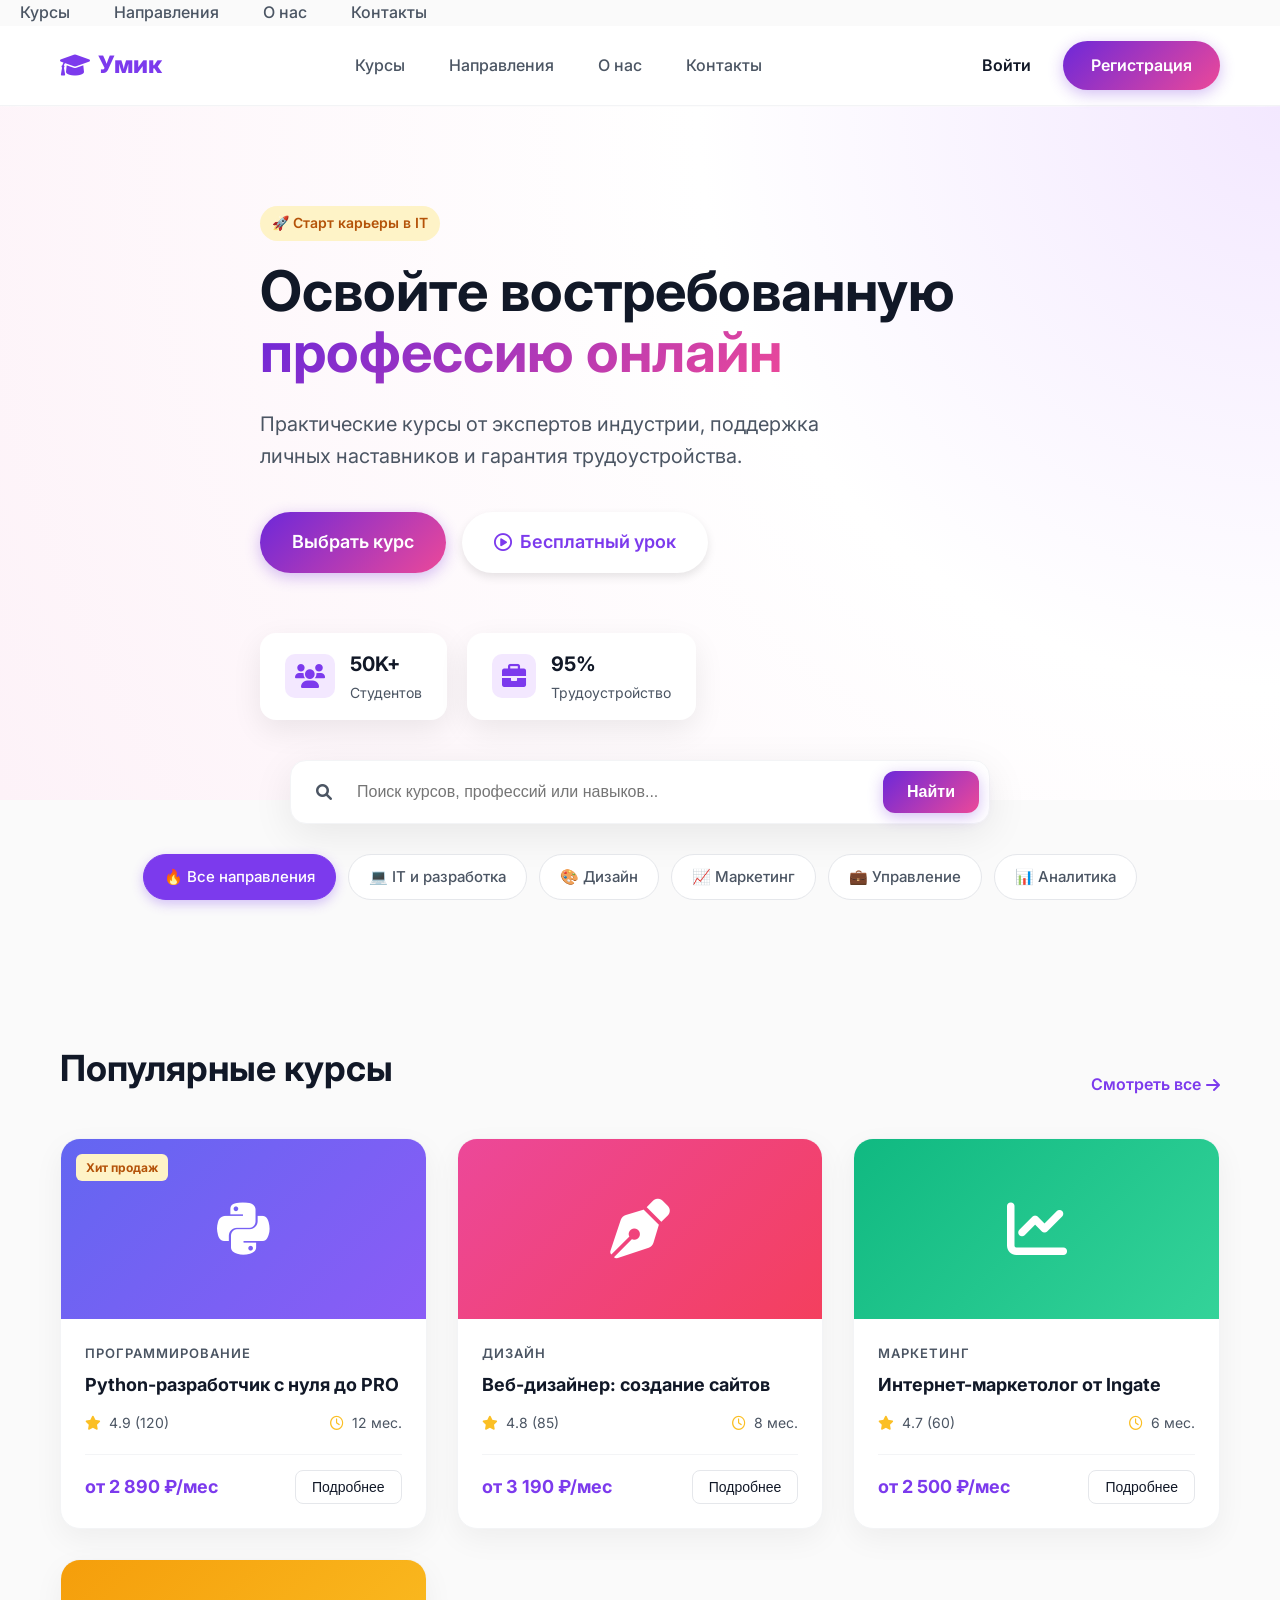
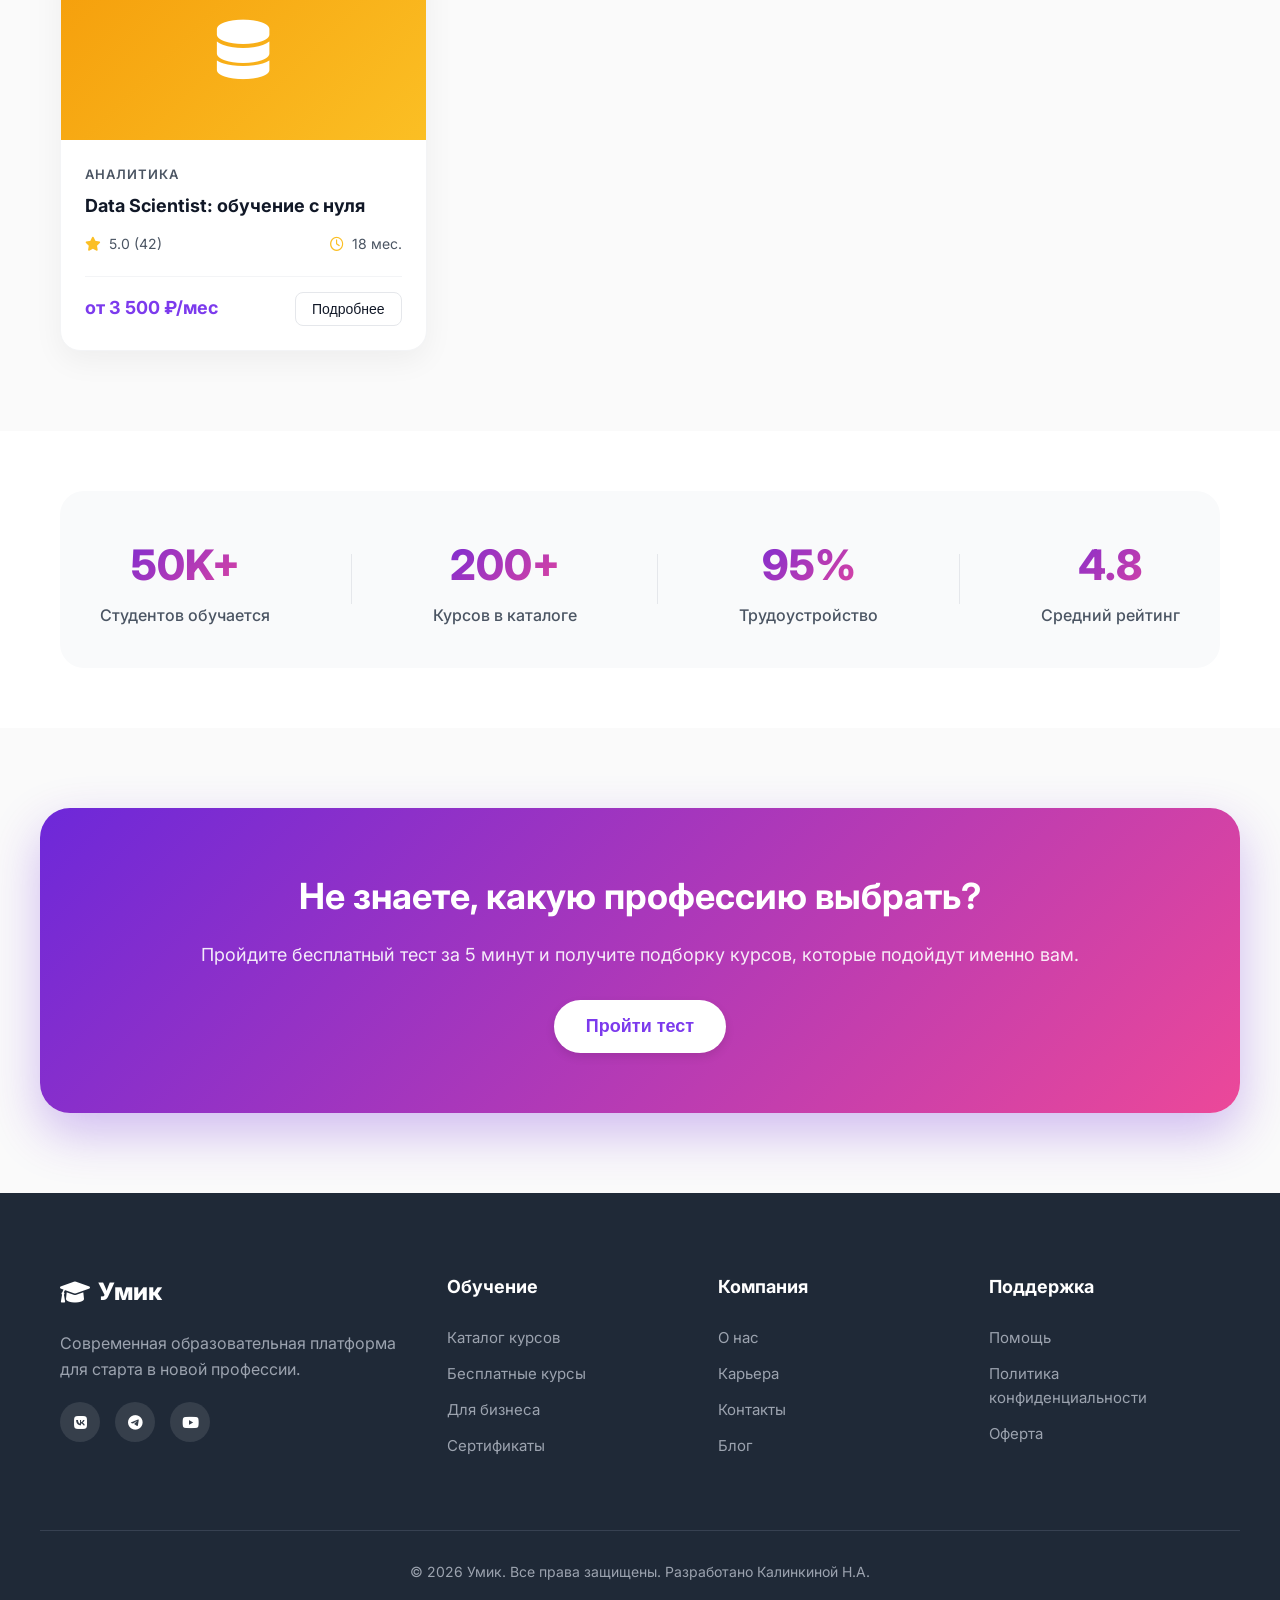
<file: index.html>
<!DOCTYPE html>
<html lang="ru">
<head>
    <meta charset="UTF-8">
    <meta name="viewport" content="width=device-width, initial-scale=1.0">
    <title>Умик — Образовательная платформа</title>
    <link rel="stylesheet" href="index.css" >
    <nav class="nav">
    
    <a href="catalog.html">Курсы</a> 
    
    <a href="index.html#categories">Направления</a> 
    
    <a href="about.html">О нас</a> 
    
    <a href="contacts.html">Контакты</a> 
</nav>
    <link href="https://fonts.googleapis.com/css2?family=Inter:wght@400;500;600;700;800&display=swap" rel="stylesheet">
    <link rel="stylesheet" href="https://cdnjs.cloudflare.com/ajax/libs/font-awesome/6.0.0/css/all.min.css">
</head>
<body>

    <!-- Шапка сайта -->
    <header class="header">
        <div class="container header-container">
            <div class="logo">
                <i class="fa-solid fa-graduation-cap"></i> Умик
            </div>
            <nav class="nav">
                <a href="#courses">Курсы</a>
                <a href="#categories">Направления</a>
                <a href="#about">О нас</a>
                <a href="#contacts">Контакты</a>
            </nav>
            <div class="header-buttons">
                <a href="#" class="btn btn-text">Войти</a>
                <a href="#" class="btn btn-primary">Регистрация</a>
            </div>
        </div>
    </header>

    <!-- Главный экран (Hero) с градиентом -->
    <section class="hero">
        <div class="container hero-content">
            <span class="badge">🚀 Старт карьеры в IT</span>
            <h1>Освойте востребованную <br><span class="highlight">профессию онлайн</span></h1>
            <p>Практические курсы от экспертов индустрии, поддержка личных наставников и гарантия трудоустройства.</p>
            <div class="hero-actions">
                <a href="#courses" class="btn btn-primary btn-lg">Выбрать курс</a>
                <a href="#" class="btn btn-white btn-lg"><i class="fa-regular fa-circle-play"></i> Бесплатный урок</a>
            </div>
            
            <!-- Декоративные элементы -->
            <div class="hero-stats-floating">
                <div class="stat-card">
                    <i class="fa-solid fa-users"></i>
                    <div>
                        <strong>50K+</strong>
                        <span>Студентов</span>
                    </div>
                </div>
                <div class="stat-card">
                    <i class="fa-solid fa-briefcase"></i>
                    <div>
                        <strong>95%</strong>
                        <span>Трудоустройство</span>
                    </div>
                </div>
            </div>
        </div>
    </section>

    <!-- Блок поиска и категорий -->
    <section id="categories" class="search-section">
        <div class="container">
            <div class="search-bar-wrapper">
                <i class="fa-solid fa-magnifying-glass search-icon"></i>
                <input type="text" placeholder="Поиск курсов, профессий или навыков...">
                <button class="btn btn-primary">Найти</button>
            </div>
            <div class="tags">
                <span class="tag active">🔥 Все направления</span>
                <span class="tag">💻 IT и разработка</span>
                <span class="tag">🎨 Дизайн</span>
                <span class="tag">📈 Маркетинг</span>
                <span class="tag">💼 Управление</span>
                <span class="tag">📊 Аналитика</span>
            </div>
        </div>
    </section>

    <!-- Популярные курсы -->
    <section id="courses" class="courses-section">
        <div class="container">
            <div class="section-header">
                <h2>Популярные курсы</h2>
                <a href="#" class="link-arrow">Смотреть все <i class="fa-solid fa-arrow-right"></i></a>
            </div>
            
            <div class="courses-grid">
                <!-- Карточка 1 -->
                <div class="course-card">
                    <div class="course-badge">Хит продаж</div>
                    <div class="course-img color-1">
                        <i class="fa-brands fa-python"></i>
                    </div>
                    <div class="course-info">
                        <div class="course-category">Программирование</div>
                        <h3>Python-разработчик с нуля до PRO</h3>
                        <div class="course-meta">
                            <span><i class="fa-solid fa-star"></i> 4.9 (120)</span>
                            <span><i class="fa-regular fa-clock"></i> 12 мес.</span>
                        </div>
                        <div class="course-footer">
                            <div class="course-price">от 2 890 ₽/мес</div>
                            <button class="btn btn-outline-sm">Подробнее</button>
                        </div>
                    </div>
                </div>

                <!-- Карточка 2 -->
                <div class="course-card">
                    <div class="course-img color-2">
                        <i class="fa-solid fa-pen-nib"></i>
                    </div>
                    <div class="course-info">
                        <div class="course-category">Дизайн</div>
                        <h3>Веб-дизайнер: создание сайтов</h3>
                        <div class="course-meta">
                            <span><i class="fa-solid fa-star"></i> 4.8 (85)</span>
                            <span><i class="fa-regular fa-clock"></i> 8 мес.</span>
                        </div>
                        <div class="course-footer">
                            <div class="course-price">от 3 190 ₽/мес</div>
                            <button class="btn btn-outline-sm">Подробнее</button>
                        </div>
                    </div>
                </div>

                <!-- Карточка 3 -->
                <div class="course-card">
                    <div class="course-img color-3">
                        <i class="fa-solid fa-chart-line"></i>
                    </div>
                    <div class="course-info">
                        <div class="course-category">Маркетинг</div>
                        <h3>Интернет-маркетолог от Ingate</h3>
                        <div class="course-meta">
                            <span><i class="fa-solid fa-star"></i> 4.7 (60)</span>
                            <span><i class="fa-regular fa-clock"></i> 6 мес.</span>
                        </div>
                        <div class="course-footer">
                            <div class="course-price">от 2 500 ₽/мес</div>
                            <button class="btn btn-outline-sm">Подробнее</button>
                        </div>
                    </div>
                </div>
                 <!-- Карточка 4 -->
                 <div class="course-card">
                    <div class="course-img color-4">
                        <i class="fa-solid fa-database"></i>
                    </div>
                    <div class="course-info">
                        <div class="course-category">Аналитика</div>
                        <h3>Data Scientist: обучение с нуля</h3>
                        <div class="course-meta">
                            <span><i class="fa-solid fa-star"></i> 5.0 (42)</span>
                            <span><i class="fa-regular fa-clock"></i> 18 мес.</span>
                        </div>
                        <div class="course-footer">
                            <div class="course-price">от 3 500 ₽/мес</div>
                            <button class="btn btn-outline-sm">Подробнее</button>
                        </div>
                    </div>
                </div>
            </div>
        </div>
    </section>

    <!-- Блок статистики -->
    <section class="stats-section">
        <div class="container">
            <div class="stats-box">
                <div class="stat-item">
                    <div class="stat-number">50K+</div>
                    <div class="stat-text">Студентов обучается</div>
                </div>
                <div class="divider"></div>
                <div class="stat-item">
                    <div class="stat-number">200+</div>
                    <div class="stat-text">Курсов в каталоге</div>
                </div>
                <div class="divider"></div>
                <div class="stat-item">
                    <div class="stat-number">95%</div>
                    <div class="stat-text">Трудоустройство</div>
                </div>
                <div class="divider"></div>
                <div class="stat-item">
                    <div class="stat-number">4.8</div>
                    <div class="stat-text">Средний рейтинг</div>
                </div>
            </div>
        </div>
    </section>

    <!-- Призыв к действию -->
    <section class="cta-section">
        <div class="container cta-content">
            <h2>Не знаете, какую профессию выбрать?</h2>
            <p>Пройдите бесплатный тест за 5 минут и получите подборку курсов, которые подойдут именно вам.</p>
            <button class="btn btn-white btn-lg">Пройти тест</button>
        </div>
    </section>

    <!-- Подвал -->
    <footer id="contacts" class="footer">
        <div class="container footer-grid">
            <div class="footer-col">
                <div class="logo">
                    <i class="fa-solid fa-graduation-cap"></i> Умик
                </div>
                <p>Современная образовательная платформа для старта в новой профессии.</p>
                <div class="socials">
                    <a href="#"><i class="fa-brands fa-vk"></i></a>
                    <a href="#"><i class="fa-brands fa-telegram"></i></a>
                    <a href="#"><i class="fa-brands fa-youtube"></i></a>
                </div>
            </div>
            <div class="footer-col">
                <h4>Обучение</h4>
                <a href="#">Каталог курсов</a>
                <a href="#">Бесплатные курсы</a>
                <a href="#">Для бизнеса</a>
                <a href="#">Сертификаты</a>
            </div>
            <div class="footer-col">
                <h4>Компания</h4>
                <a href="#">О нас</a>
                <a href="#">Карьера</a>
                <a href="#">Контакты</a>
                <a href="#">Блог</a>
            </div>
            <div class="footer-col">
                <h4>Поддержка</h4>
                <a href="#">Помощь</a>
                <a href="#">Политика конфиденциальности</a>
                <a href="#">Оферта</a>
            </div>
        </div>
        <div class="container copyright">
            © 2026 Умик. Все права защищены. Разработано Калинкиной Н.А.
        </div>
    </footer>

</body>
</html>
</file>
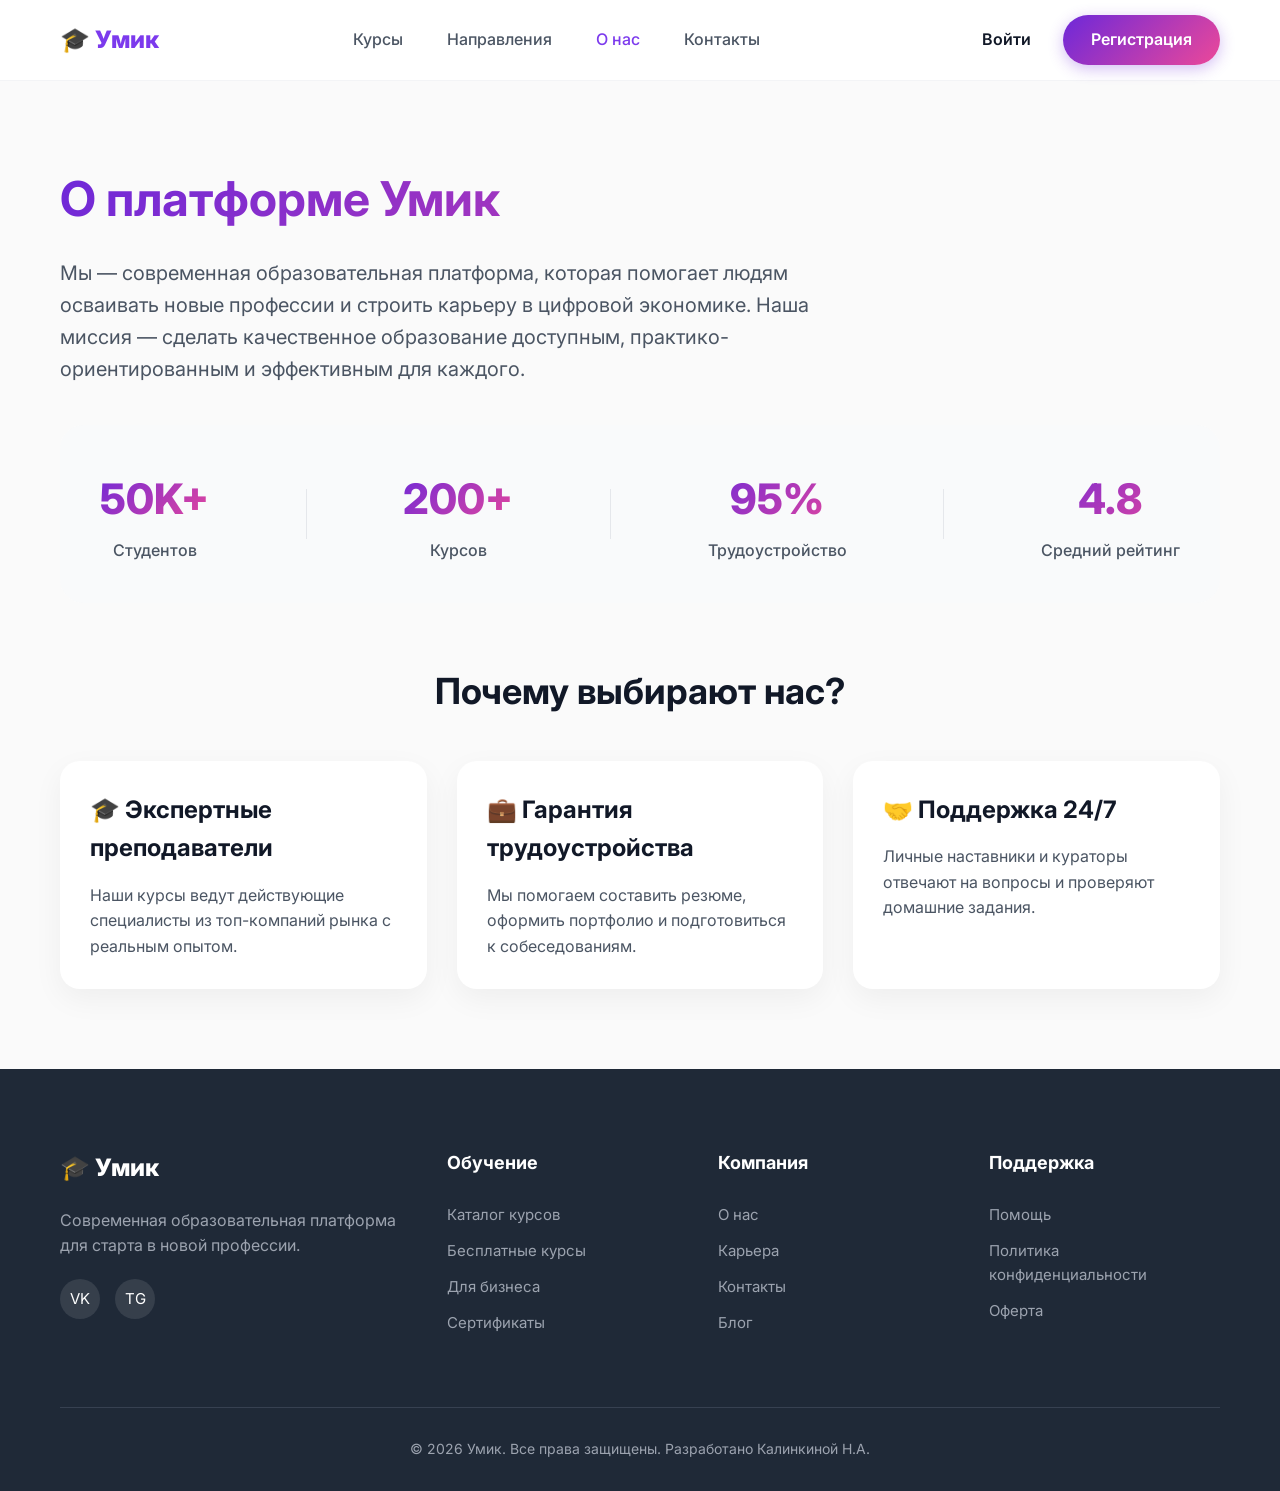
<file: about.html>
<!DOCTYPE html>
<html lang="ru">
<head>
    <meta charset="UTF-8">
    <meta name="viewport" content="width=device-width, initial-scale=1.0">
    <title>О нас — Умик</title>
    <link rel="stylesheet" href="index.css">
    <link href="https://fonts.googleapis.com/css2?family=Inter:wght@400;500;600;700;800&display=swap" rel="stylesheet">
</head>
<body>
    <!-- Header -->
    <header class="header">
        <div class="container header-container">
            <a href="index.html" class="logo">🎓 Умик</a>
            <nav class="nav">
                <a href="catalog.html">Курсы</a>
                <a href="index.html#categories">Направления</a>
                <a href="about.html" style="color: var(--primary-color);">О нас</a>
                <a href="contacts.html">Контакты</a>
            </nav>
            <div class="auth-buttons">
                <a href="login.html" class="btn btn-text">Войти</a>
                <a href="#" class="btn btn-primary btn-sm">Регистрация</a>
            </div>
        </div>
    </header>

    <main>
        <section class="container" style="padding: 80px 20px;">
            <h1 class="highlight" style="font-size: 48px; margin-bottom: 20px;">О платформе Умик</h1>
            <p style="font-size: 20px; color: var(--text-gray); max-width: 800px; margin-bottom: 40px;">
                Мы — современная образовательная платформа, которая помогает людям осваивать новые профессии и строить карьеру в цифровой экономике. Наша миссия — сделать качественное образование доступным, практико-ориентированным и эффективным для каждого.
            </p>

            <!-- Статистика -->
            <div class="stats-box" style="margin-bottom: 60px; background-color: #F9FAFB;">
                <div class="stat-item">
                    <div class="stat-number">50K+</div>
                    <div class="stat-text">Студентов</div>
                </div>
                <div class="divider"></div>
                <div class="stat-item">
                    <div class="stat-number">200+</div>
                    <div class="stat-text">Курсов</div>
                </div>
                <div class="divider"></div>
                <div class="stat-item">
                    <div class="stat-number">95%</div>
                    <div class="stat-text">Трудоустройство</div>
                </div>
                <div class="divider"></div>
                <div class="stat-item">
                    <div class="stat-number">4.8</div>
                    <div class="stat-text">Средний рейтинг</div>
                </div>
            </div>

            <!-- Преимущества -->
            <h2 style="text-align: center; font-size: 36px; margin-bottom: 40px;">Почему выбирают нас?</h2>
            <div style="display: grid; grid-template-columns: repeat(auto-fit, minmax(300px, 1fr)); gap: 30px;">
                <div style="background: #fff; padding: 30px; border-radius: 20px; box-shadow: 0 10px 30px rgba(0,0,0,0.05);">
                    <h3 style="font-size: 24px; margin-bottom: 15px;">🎓 Экспертные преподаватели</h3>
                    <p style="color: var(--text-gray);">Наши курсы ведут действующие специалисты из топ-компаний рынка с реальным опытом.</p>
                </div>
                <div style="background: #fff; padding: 30px; border-radius: 20px; box-shadow: 0 10px 30px rgba(0,0,0,0.05);">
                    <h3 style="font-size: 24px; margin-bottom: 15px;">💼 Гарантия трудоустройства</h3>
                    <p style="color: var(--text-gray);">Мы помогаем составить резюме, оформить портфолио и подготовиться к собеседованиям.</p>
                </div>
                <div style="background: #fff; padding: 30px; border-radius: 20px; box-shadow: 0 10px 30px rgba(0,0,0,0.05);">
                    <h3 style="font-size: 24px; margin-bottom: 15px;">🤝 Поддержка 24/7</h3>
                    <p style="color: var(--text-gray);">Личные наставники и кураторы отвечают на вопросы и проверяют домашние задания.</p>
                </div>
            </div>
        </section>
    </main>

    <!-- Footer -->
    <footer class="footer">
        <div class="container">
            <div class="footer-grid">
                <div class="footer-col">
                    <div class="logo">🎓 Умик</div>
                    <p>Современная образовательная платформа для старта в новой профессии.</p>
                    <div class="socials">
                        <a href="#">VK</a>
                        <a href="#">TG</a>
                    </div>
                </div>
                <div class="footer-col">
                    <h4>Обучение</h4>
                    <a href="catalog.html">Каталог курсов</a>
                    <a href="#">Бесплатные курсы</a>
                    <a href="#">Для бизнеса</a>
                    <a href="#">Сертификаты</a>
                </div>
                <div class="footer-col">
                    <h4>Компания</h4>
                    <a href="about.html">О нас</a>
                    <a href="#">Карьера</a>
                    <a href="contacts.html">Контакты</a>
                    <a href="#">Блог</a>
                </div>
                <div class="footer-col">
                    <h4>Поддержка</h4>
                    <a href="#">Помощь</a>
                    <a href="#">Политика конфиденциальности</a>
                    <a href="#">Оферта</a>
                </div>
            </div>
            <div class="copyright">© 2026 Умик. Все права защищены. Разработано Калинкиной Н.А.</div>
        </div>
    </footer>
</body>
</html>
</file>
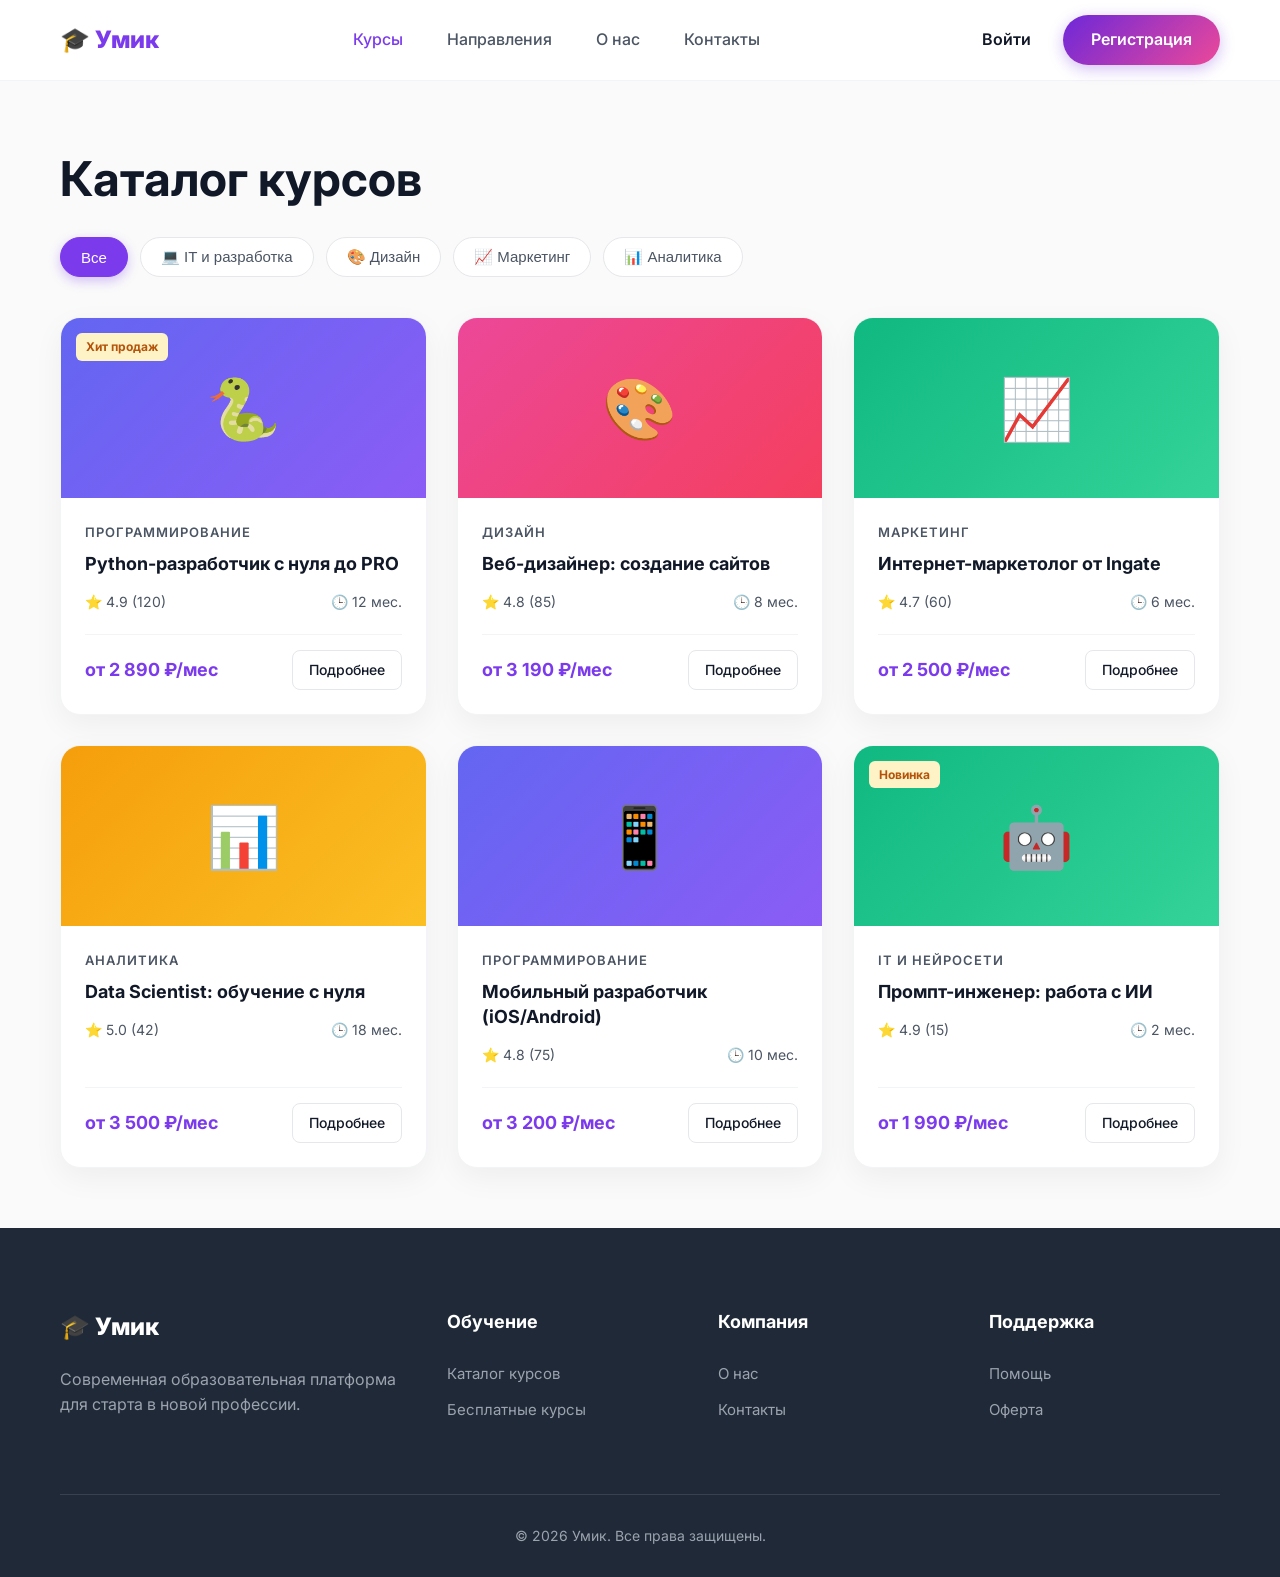
<file: catalog.html>
<!DOCTYPE html>
<html lang="ru">
<head>
    <meta charset="UTF-8">
    <meta name="viewport" content="width=device-width, initial-scale=1.0">
    <title>Каталог курсов — Умик</title>
    <link rel="stylesheet" href="index.css">
    <link href="https://fonts.googleapis.com/css2?family=Inter:wght@400;500;600;700;800&display=swap" rel="stylesheet">
</head>
<body>
    <header class="header">
        <div class="container header-container">
            <a href="index.html" class="logo">🎓 Умик</a>
            <nav class="nav">
                <a href="catalog.html" style="color: var(--primary-color);">Курсы</a>
                <a href="index.html#categories">Направления</a>
                <a href="about.html">О нас</a>
                <a href="contacts.html">Контакты</a>
            </nav>
            <div class="auth-buttons">
                <a href="login.html" class="btn btn-text">Войти</a>
                <a href="#" class="btn btn-primary btn-sm">Регистрация</a>
            </div>
        </div>
    </header>

    <main class="container" style="padding: 60px 20px;">
        <h1 style="font-size: 48px; margin-bottom: 20px;">Каталог курсов</h1>
        
        <!-- Фильтры -->
        <div class="tags" style="justify-content: flex-start; margin-bottom: 40px;">
            <button class="tag active">Все</button>
            <button class="tag">💻 IT и разработка</button>
            <button class="tag">🎨 Дизайн</button>
            <button class="tag">📈 Маркетинг</button>
            <button class="tag">📊 Аналитика</button>
        </div>

        <div class="courses-grid">
            <!-- Карточка 1 -->
            <div class="course-card">
                <span class="course-badge">Хит продаж</span>
                <div class="course-img color-1">🐍</div>
                <div class="course-info">
                    <div class="course-category">Программирование</div>
                    <h3>Python-разработчик с нуля до PRO</h3>
                    <div class="course-meta">
                        <span>⭐ 4.9 (120)</span>
                        <span>🕒 12 мес.</span>
                    </div>
                    <div class="course-footer">
                        <span class="course-price">от 2 890 ₽/мес</span>
                        <a href="#" class="btn-outline-sm">Подробнее</a>
                    </div>
                </div>
            </div>

            <!-- Карточка 2 -->
            <div class="course-card">
                <div class="course-img color-2">🎨</div>
                <div class="course-info">
                    <div class="course-category">Дизайн</div>
                    <h3>Веб-дизайнер: создание сайтов</h3>
                    <div class="course-meta">
                        <span>⭐ 4.8 (85)</span>
                        <span>🕒 8 мес.</span>
                    </div>
                    <div class="course-footer">
                        <span class="course-price">от 3 190 ₽/мес</span>
                        <a href="#" class="btn-outline-sm">Подробнее</a>
                    </div>
                </div>
            </div>

            <!-- Карточка 3 -->
            <div class="course-card">
                <div class="course-img color-3">📈</div>
                <div class="course-info">
                    <div class="course-category">Маркетинг</div>
                    <h3>Интернет-маркетолог от Ingate</h3>
                    <div class="course-meta">
                        <span>⭐ 4.7 (60)</span>
                        <span>🕒 6 мес.</span>
                    </div>
                    <div class="course-footer">
                        <span class="course-price">от 2 500 ₽/мес</span>
                        <a href="#" class="btn-outline-sm">Подробнее</a>
                    </div>
                </div>
            </div>

            <!-- Карточка 4 -->
            <div class="course-card">
                <div class="course-img color-4">📊</div>
                <div class="course-info">
                    <div class="course-category">Аналитика</div>
                    <h3>Data Scientist: обучение с нуля</h3>
                    <div class="course-meta">
                        <span>⭐ 5.0 (42)</span>
                        <span>🕒 18 мес.</span>
                    </div>
                    <div class="course-footer">
                        <span class="course-price">от 3 500 ₽/мес</span>
                        <a href="#" class="btn-outline-sm">Подробнее</a>
                    </div>
                </div>
            </div>

            <!-- Карточка 5 (Добавлена для каталога) -->
            <div class="course-card">
                <div class="course-img color-1">📱</div>
                <div class="course-info">
                    <div class="course-category">Программирование</div>
                    <h3>Мобильный разработчик (iOS/Android)</h3>
                    <div class="course-meta">
                        <span>⭐ 4.8 (75)</span>
                        <span>🕒 10 мес.</span>
                    </div>
                    <div class="course-footer">
                        <span class="course-price">от 3 200 ₽/мес</span>
                        <a href="#" class="btn-outline-sm">Подробнее</a>
                    </div>
                </div>
            </div>

            <!-- Карточка 6 (Добавлена для каталога) -->
            <div class="course-card">
                <span class="course-badge">Новинка</span>
                <div class="course-img color-3">🤖</div>
                <div class="course-info">
                    <div class="course-category">IT и нейросети</div>
                    <h3>Промпт-инженер: работа с ИИ</h3>
                    <div class="course-meta">
                        <span>⭐ 4.9 (15)</span>
                        <span>🕒 2 мес.</span>
                    </div>
                    <div class="course-footer">
                        <span class="course-price">от 1 990 ₽/мес</span>
                        <a href="#" class="btn-outline-sm">Подробнее</a>
                    </div>
                </div>
            </div>
        </div>
    </main>

    <footer class="footer">
        <div class="container">
            <div class="footer-grid">
                <div class="footer-col">
                    <div class="logo">🎓 Умик</div>
                    <p>Современная образовательная платформа для старта в новой профессии.</p>
                </div>
                <div class="footer-col">
                    <h4>Обучение</h4>
                    <a href="catalog.html">Каталог курсов</a>
                    <a href="#">Бесплатные курсы</a>
                </div>
                <div class="footer-col">
                    <h4>Компания</h4>
                    <a href="about.html">О нас</a>
                    <a href="contacts.html">Контакты</a>
                </div>
                <div class="footer-col">
                    <h4>Поддержка</h4>
                    <a href="#">Помощь</a>
                    <a href="#">Оферта</a>
                </div>
            </div>
            <div class="copyright">© 2026 Умик. Все права защищены.</div>
        </div>
    </footer>
</body>
</html>
</file>
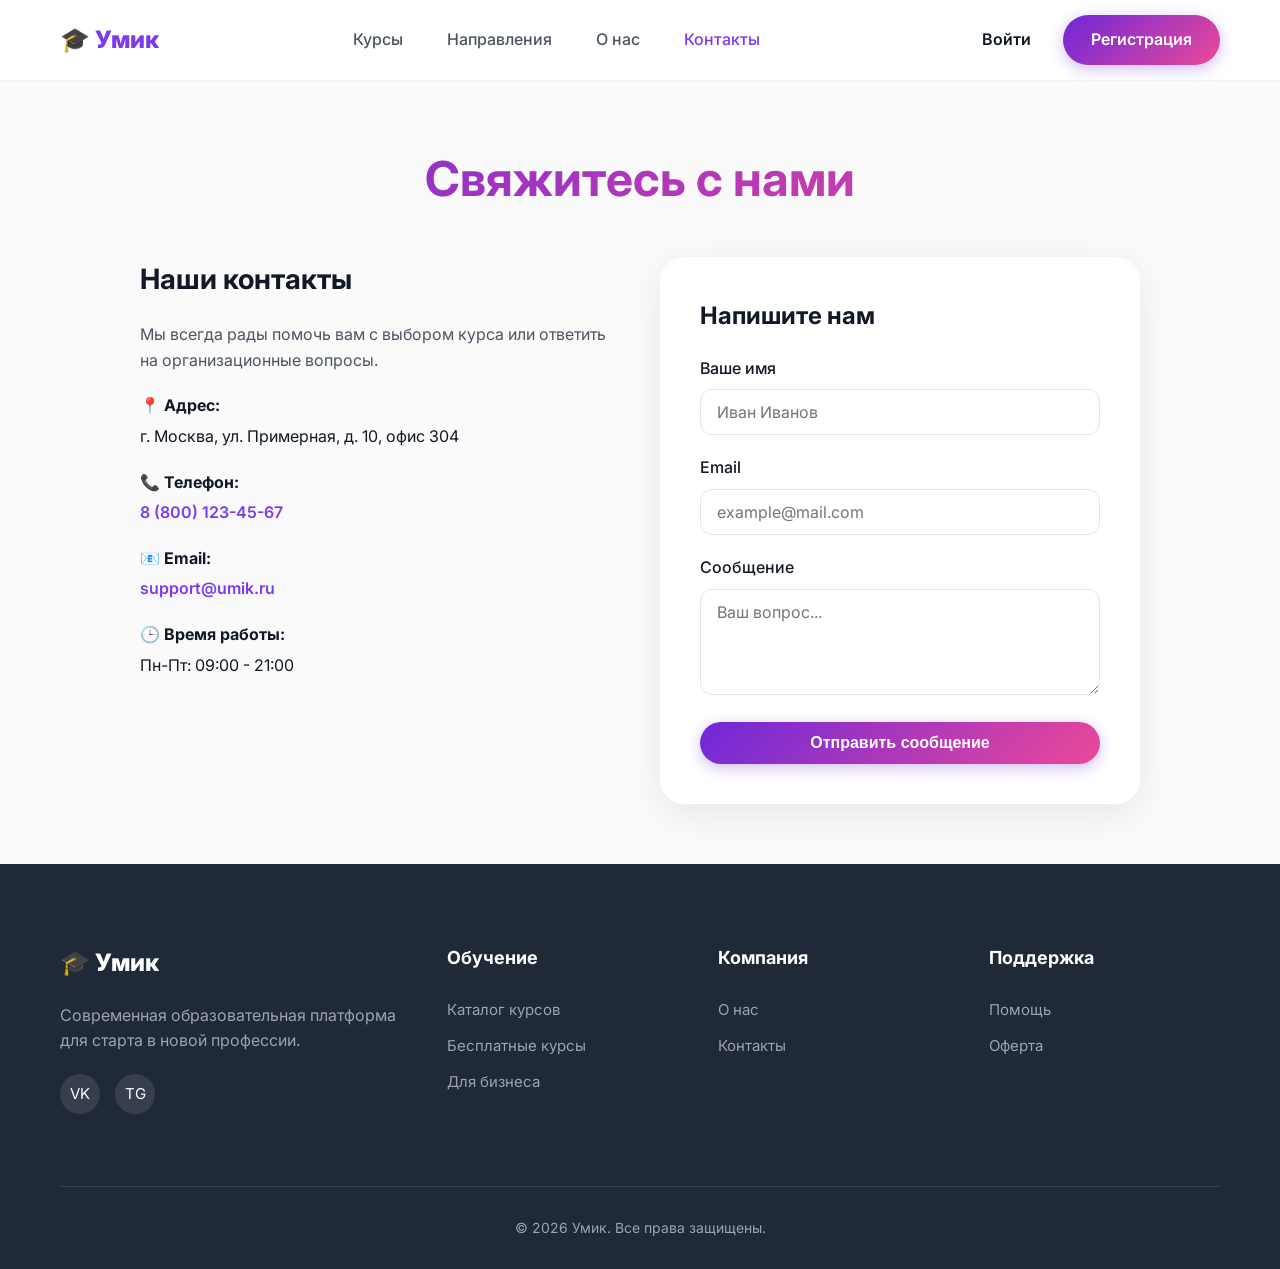
<file: contacts.html>
<!DOCTYPE html>
<html lang="ru">
<head>
    <meta charset="UTF-8">
    <meta name="viewport" content="width=device-width, initial-scale=1.0">
    <title>Контакты — Умик</title>
    <link rel="stylesheet" href="index.css">
    <link href="https://fonts.googleapis.com/css2?family=Inter:wght@400;500;600;700;800&display=swap" rel="stylesheet">
    <style>
        .contact-form { background: #fff; padding: 40px; border-radius: 24px; box-shadow: 0 10px 40px rgba(0,0,0,0.08); }
        .form-group { margin-bottom: 20px; }
        .form-group label { display: block; margin-bottom: 8px; font-weight: 500; }
        .form-input { width: 100%; padding: 12px 16px; border: 1px solid #E5E7EB; border-radius: 12px; font-size: 16px; font-family: 'Inter', sans-serif; transition: 0.3s; }
        .form-input:focus { outline: none; border-color: var(--primary-color); box-shadow: 0 0 0 3px rgba(124, 58, 237, 0.2); }
    </style>
</head>
<body>
    <header class="header">
        <div class="container header-container">
            <a href="index.html" class="logo">🎓 Умик</a>
            <nav class="nav">
                <a href="catalog.html">Курсы</a>
                <a href="index.html#categories">Направления</a>
                <a href="about.html">О нас</a>
                <a href="contacts.html" style="color: var(--primary-color);">Контакты</a>
            </nav>
            <div class="auth-buttons">
                <a href="login.html" class="btn btn-text">Войти</a>
                <a href="#" class="btn btn-primary btn-sm">Регистрация</a>
            </div>
        </div>
    </header>

    <main class="container" style="padding: 60px 20px;">
        <h1 class="highlight" style="font-size: 48px; margin-bottom: 40px; text-align: center;">Свяжитесь с нами</h1>
        
        <div style="display: grid; grid-template-columns: repeat(auto-fit, minmax(300px, 1fr)); gap: 40px; max-width: 1000px; margin: 0 auto;">
            
            <!-- Контактная информация -->
            <div>
                <h2 style="font-size: 28px; margin-bottom: 20px;">Наши контакты</h2>
                <p style="margin-bottom: 20px; color: var(--text-gray);">Мы всегда рады помочь вам с выбором курса или ответить на организационные вопросы.</p>
                
                <div style="margin-bottom: 20px;">
                    <strong style="display: block; margin-bottom: 5px;">📍 Адрес:</strong>
                    <span>г. Москва, ул. Примерная, д. 10, офис 304</span>
                </div>
                <div style="margin-bottom: 20px;">
                    <strong style="display: block; margin-bottom: 5px;">📞 Телефон:</strong>
                    <a href="tel:+78001234567" style="color: var(--primary-color); font-weight: 600;">8 (800) 123-45-67</a>
                </div>
                <div style="margin-bottom: 20px;">
                    <strong style="display: block; margin-bottom: 5px;">📧 Email:</strong>
                    <a href="mailto:support@umik.ru" style="color: var(--primary-color); font-weight: 600;">support@umik.ru</a>
                </div>
                <div style="margin-bottom: 20px;">
                    <strong style="display: block; margin-bottom: 5px;">🕒 Время работы:</strong>
                    <span>Пн-Пт: 09:00 - 21:00</span>
                </div>
            </div>

            <!-- Форма обратной связи -->
            <form class="contact-form" onsubmit="return false;">
                <h2 style="font-size: 24px; margin-bottom: 20px;">Напишите нам</h2>
                <div class="form-group">
                    <label for="name">Ваше имя</label>
                    <input type="text" id="name" class="form-input" placeholder="Иван Иванов">
                </div>
                <div class="form-group">
                    <label for="email">Email</label>
                    <input type="email" id="email" class="form-input" placeholder="example@mail.com">
                </div>
                <div class="form-group">
                    <label for="message">Сообщение</label>
                    <textarea id="message" rows="4" class="form-input" placeholder="Ваш вопрос..."></textarea>
                </div>
                <button type="submit" class="btn btn-primary" style="width: 100%;">Отправить сообщение</button>
            </form>
        </div>
    </main>

    <footer class="footer">
        <div class="container">
            <div class="footer-grid">
                <div class="footer-col">
                    <div class="logo">🎓 Умик</div>
                    <p>Современная образовательная платформа для старта в новой профессии.</p>
                    <div class="socials">
                        <a href="#">VK</a>
                        <a href="#">TG</a>
                    </div>
                </div>
                <div class="footer-col">
                    <h4>Обучение</h4>
                    <a href="catalog.html">Каталог курсов</a>
                    <a href="#">Бесплатные курсы</a>
                    <a href="#">Для бизнеса</a>
                </div>
                <div class="footer-col">
                    <h4>Компания</h4>
                    <a href="about.html">О нас</a>
                    <a href="contacts.html">Контакты</a>
                </div>
                <div class="footer-col">
                    <h4>Поддержка</h4>
                    <a href="#">Помощь</a>
                    <a href="#">Оферта</a>
                </div>
            </div>
            <div class="copyright">© 2026 Умик. Все права защищены.</div>
        </div>
    </footer>
</body>
</html>
</file>
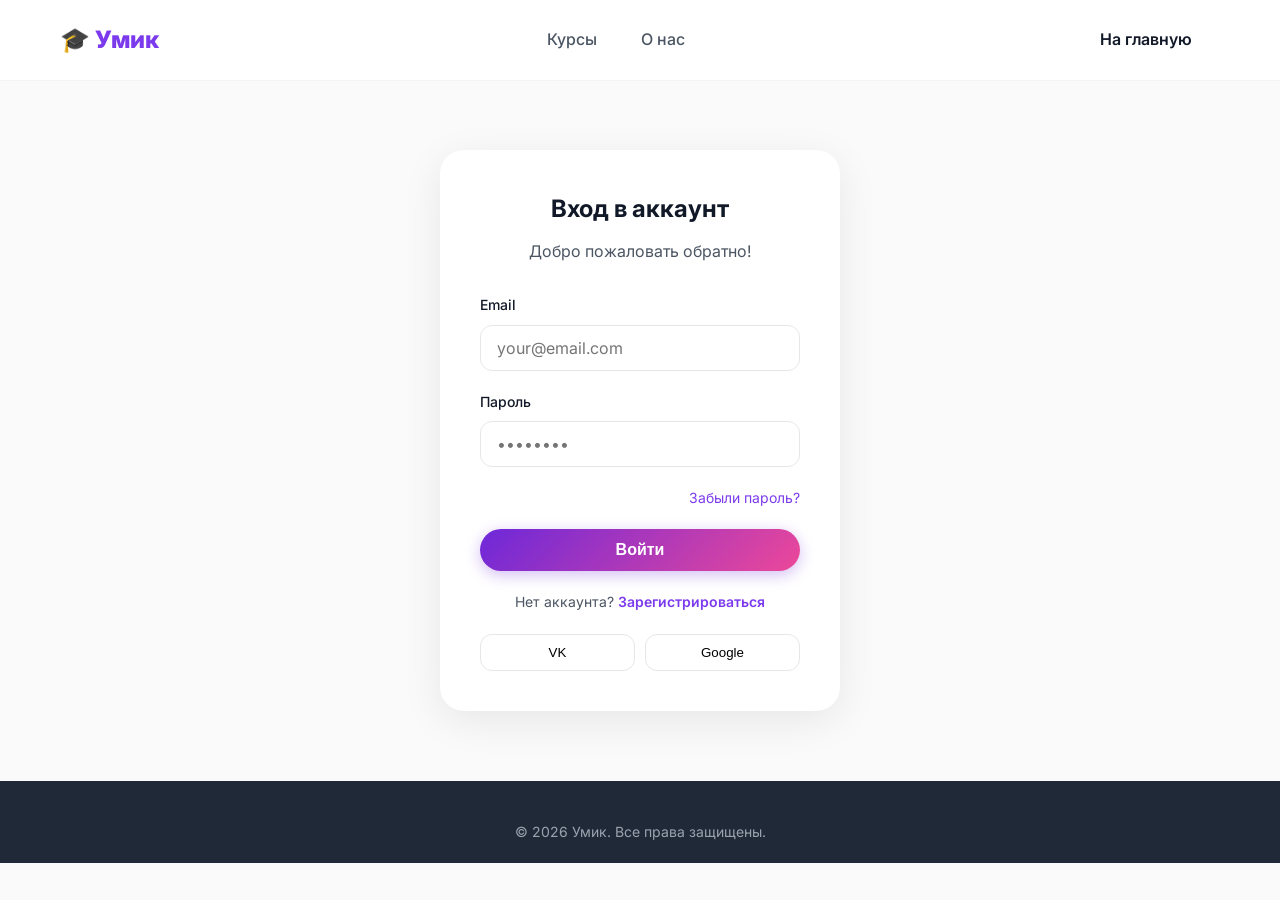
<file: login.html>
<!DOCTYPE html>
<html lang="ru">
<head>
    <meta charset="UTF-8">
    <meta name="viewport" content="width=device-width, initial-scale=1.0">
    <title>Вход — Умик</title>
    <link rel="stylesheet" href="index.css">
    <link href="https://fonts.googleapis.com/css2?family=Inter:wght@400;500;600;700;800&display=swap" rel="stylesheet">
    <style>
        .login-container { display: flex; justify-content: center; align-items: center; min-height: calc(100vh - 200px); }
        .login-box { background: #fff; padding: 40px; border-radius: 24px; box-shadow: 0 10px 40px rgba(0,0,0,0.08); width: 100%; max-width: 400px; text-align: center; }
        .form-group { margin-bottom: 20px; text-align: left; }
        .form-group label { display: block; margin-bottom: 8px; font-weight: 500; font-size: 14px; }
        .form-input { width: 100%; padding: 12px 16px; border: 1px solid #E5E7EB; border-radius: 12px; font-size: 16px; font-family: 'Inter', sans-serif; transition: 0.3s; box-sizing: border-box; }
        .form-input:focus { outline: none; border-color: var(--primary-color); box-shadow: 0 0 0 3px rgba(124, 58, 237, 0.2); }
        .forgot-link { display: block; text-align: right; margin-bottom: 20px; font-size: 14px; color: var(--primary-color); }
        .social-login { display: flex; gap: 10px; margin-top: 20px; }
        .social-btn { flex: 1; padding: 10px; border: 1px solid #E5E7EB; border-radius: 12px; cursor: pointer; background: #fff; transition: 0.3s; }
        .social-btn:hover { border-color: var(--primary-color); }
    </style>
</head>
<body>
    <header class="header">
        <div class="container header-container">
            <a href="index.html" class="logo">🎓 Умик</a>
            <nav class="nav">
                <a href="catalog.html">Курсы</a>
                <a href="about.html">О нас</a>
            </nav>
            <a href="index.html" class="btn btn-text">На главную</a>
        </div>
    </header>

    <main class="login-container">
        <div class="login-box">
            <h2 style="margin-bottom: 10px;">Вход в аккаунт</h2>
            <p style="color: var(--text-gray); margin-bottom: 30px;">Добро пожаловать обратно!</p>
            
            <form>
                <div class="form-group">
                    <label>Email</label>
                    <input type="email" class="form-input" placeholder="your@email.com">
                </div>
                <div class="form-group">
                    <label>Пароль</label>
                    <input type="password" class="form-input" placeholder="••••••••">
                </div>
                
                <a href="#" class="forgot-link">Забыли пароль?</a>
                
                <button class="btn btn-primary" style="width: 100%;">Войти</button>
            </form>

            <p style="margin-top: 20px; font-size: 14px; color: var(--text-gray);">
                Нет аккаунта? <a href="#" style="color: var(--primary-color); font-weight: 600;">Зарегистрироваться</a>
            </p>

            <div class="social-login">
                <button class="social-btn">VK</button>
                <button class="social-btn">Google</button>
            </div>
        </div>
    </main>

    <footer class="footer" style="padding-top: 40px; padding-bottom: 20px;">
        <div class="container">
            <div class="copyright" style="border: none; padding-top: 0;">© 2026 Умик. Все права защищены.</div>
        </div>
    </footer>
</body>
</html>
</file>
<file: index.css>
:root {
    --primary-gradient: linear-gradient(135deg, #6D28D9 0%, #EC4899 100%); /* Фиолетовый -> Розовый */
    --primary-color: #7C3AED;
    --primary-hover: #6D28D9;
    --secondary-bg: #F3F4F6;
    --text-dark: #111827;
    --text-gray: #4B5563;
    --white: #FFFFFF;
    
    /* Цвета для категорий */
    --color-it: #E0E7FF;
    --color-it-text: #4338CA;
    --color-design: #FCE7F3;
    --color-design-text: #BE185D;
    --color-marketing: #DCFCE7;
    --color-marketing-text: #15803D;
    --color-data: #FEF3C7;
    --color-data-text: #B45309;
}

* {
    box-sizing: border-box;
    margin: 0;
    padding: 0;
}

body {
    font-family: 'Inter', sans-serif;
    color: var(--text-dark);
    line-height: 1.6;
    background-color: #FAFAFA;
    overflow-x: hidden;
}

.container {
    max-width: 1200px;
    margin: 0 auto;
    padding: 0 20px;
}

a {
    text-decoration: none;
    color: inherit;
    transition: 0.3s ease;
}

ul { list-style: none; }

/* --- Кнопки --- */
.btn {
    display: inline-flex;
    align-items: center;
    justify-content: center;
    padding: 12px 28px;
    border-radius: 50px; /* Более округлые кнопки */
    font-weight: 600;
    cursor: pointer;
    border: none;
    font-size: 16px;
    transition: all 0.3s ease;
    gap: 8px;
}

.btn-primary {
    background: var(--primary-gradient);
    color: var(--white);
    box-shadow: 0 4px 15px rgba(109, 40, 217, 0.3);
}

.btn-primary:hover {
    transform: translateY(-2px);
    box-shadow: 0 8px 25px rgba(109, 40, 217, 0.4);
}

.btn-white {
    background-color: var(--white);
    color: var(--primary-color);
    box-shadow: 0 4px 10px rgba(0,0,0,0.1);
}

.btn-white:hover {
    background-color: #F9FAFB;
    transform: translateY(-2px);
}

.btn-text {
    color: var(--text-dark);
    background: transparent;
}

.btn-text:hover {
    color: var(--primary-color);
}

.btn-outline-sm {
    padding: 8px 16px;
    border: 1px solid #E5E7EB;
    border-radius: 8px;
    background: transparent;
    color: var(--text-dark);
    font-size: 14px;
    font-weight: 500;
}

.btn-outline-sm:hover {
    border-color: var(--primary-color);
    color: var(--primary-color);
    background-color: #F5F3FF;
}

.btn-lg {
    padding: 16px 32px;
    font-size: 18px;
}

/* --- Header --- */
.header {
    background-color: rgba(255, 255, 255, 0.95);
    backdrop-filter: blur(10px);
    position: sticky;
    top: 0;
    z-index: 1000;
    padding: 15px 0;
    border-bottom: 1px solid #F3F4F6;
}

.header-container {
    display: flex;
    justify-content: space-between;
    align-items: center;
}

.logo {
    font-size: 24px;
    font-weight: 800;
    color: var(--primary-color);
    display: flex;
    align-items: center;
    gap: 8px;
}

.nav a {
    margin: 0 20px;
    font-weight: 500;
    color: var(--text-gray);
    position: relative;
}

.nav a:hover {
    color: var(--primary-color);
}

/* --- Hero Section --- */
.hero {
    background: radial-gradient(circle at top right, #F3E8FF 0%, #FFFFFF 40%, #FDF2F8 100%);
    padding: 100px 0 80px;
    position: relative;
    overflow: hidden;
}

.hero-content {
    position: relative;
    z-index: 2;
    text-align: left;
    max-width: 800px;
}

.badge {
    display: inline-block;
    background-color: #FEF3C7;
    color: #B45309;
    padding: 6px 12px;
    border-radius: 20px;
    font-size: 14px;
    font-weight: 600;
    margin-bottom: 20px;
}

.hero h1 {
    font-size: 56px;
    line-height: 1.1;
    margin-bottom: 24px;
    color: var(--text-dark);
}

.highlight {
    background: var(--primary-gradient);
    -webkit-background-clip: text;
    -webkit-text-fill-color: transparent;
}

.hero p {
    font-size: 20px;
    color: var(--text-gray);
    margin-bottom: 40px;
    max-width: 600px;
}

.hero-actions {
    display: flex;
    gap: 16px;
    margin-bottom: 60px;
}

/* Плавающая статистика */
.hero-stats-floating {
    display: flex;
    gap: 20px;
}

.stat-card {
    background: var(--white);
    padding: 15px 25px;
    border-radius: 16px;
    box-shadow: 0 10px 30px rgba(0,0,0,0.08);
    display: flex;
    align-items: center;
    gap: 15px;
    animation: float 6s ease-in-out infinite;
}

.stat-card i {
    font-size: 24px;
    color: var(--primary-color);
    background: #F3E8FF;
    padding: 10px;
    border-radius: 10px;
}

.stat-card strong {
    display: block;
    font-size: 20px;
    color: var(--text-dark);
}

.stat-card span {
    font-size: 14px;
    color: var(--text-gray);
}

@keyframes float {
    0% { transform: translateY(0px); }
    50% { transform: translateY(-10px); }
    100% { transform: translateY(0px); }
}

/* --- Search & Tags --- */
.search-section {
    padding: 0 0 60px;
    margin-top: -40px; /* Наезд на Hero */
    position: relative;
    z-index: 10;
}

.search-bar-wrapper {
    background: var(--white);
    padding: 10px;
    border-radius: 16px;
    box-shadow: 0 10px 40px rgba(0,0,0,0.08);
    display: flex;
    align-items: center;
    max-width: 700px;
    margin: 0 auto 30px;
    border: 1px solid #F3F4F6;
}

.search-icon {
    padding: 0 15px;
    color: var(--text-gray);
}

.search-bar-wrapper input {
    flex-grow: 1;
    border: none;
    outline: none;
    font-size: 16px;
    padding: 10px;
    color: var(--text-dark);
}

.search-bar-wrapper .btn {
    border-radius: 12px;
    padding: 12px 24px;
}

.tags {
    display: flex;
    justify-content: center;
    flex-wrap: wrap;
    gap: 12px;
}

.tag {
    padding: 10px 20px;
    background-color: var(--white);
    border-radius: 30px;
    font-size: 15px;
    cursor: pointer;
    transition: 0.3s;
    border: 1px solid #E5E7EB;
    color: var(--text-gray);
    font-weight: 500;
}

.tag:hover, .tag.active {
    background-color: var(--primary-color);
    color: var(--white);
    border-color: var(--primary-color);
    box-shadow: 0 4px 12px rgba(124, 58, 237, 0.3);
}

/* --- Courses Section --- */
.courses-section {
    padding: 80px 0;
}

.section-header {
    display: flex;
    justify-content: space-between;
    align-items: end;
    margin-bottom: 40px;
}

.section-header h2 {
    font-size: 36px;
    color: var(--text-dark);
}

.link-arrow {
    color: var(--primary-color);
    font-weight: 600;
    display: flex;
    align-items: center;
    gap: 5px;
}

.link-arrow:hover {
    gap: 10px;
}

.courses-grid {
    display: grid;
    grid-template-columns: repeat(auto-fit, minmax(280px, 1fr));
    gap: 30px;
}

.course-card {
    background: var(--white);
    border-radius: 20px;
    overflow: hidden;
    box-shadow: 0 10px 30px rgba(0,0,0,0.05);
    transition: all 0.3s ease;
    position: relative;
    border: 1px solid #F3F4F6;
    display: flex;
    flex-direction: column;
}

.course-card:hover {
    transform: translateY(-10px);
    box-shadow: 0 20px 40px rgba(0,0,0,0.1);
}

.course-badge {
    position: absolute;
    top: 15px;
    left: 15px;
    background: #FEF3C7;
    color: #B45309;
    padding: 4px 10px;
    border-radius: 6px;
    font-size: 12px;
    font-weight: 700;
    z-index: 2;
}

.course-img {
    height: 180px;
    display: flex;
    align-items: center;
    justify-content: center;
    font-size: 60px;
    color: var(--white);
}

.color-1 { background: linear-gradient(135deg, #6366F1, #8B5CF6); }
.color-2 { background: linear-gradient(135deg, #EC4899, #F43F5E); }
.color-3 { background: linear-gradient(135deg, #10B981, #34D399); }
.color-4 { background: linear-gradient(135deg, #F59E0B, #FBBF24); }

.course-info {
    padding: 24px;
    flex-grow: 1;
    display: flex;
    flex-direction: column;
}

.course-category {
    font-size: 13px;
    text-transform: uppercase;
    letter-spacing: 1px;
    color: var(--text-gray);
    margin-bottom: 8px;
    font-weight: 600;
}

.course-info h3 {
    font-size: 18px;
    margin-bottom: 15px;
    line-height: 1.4;
    color: var(--text-dark);
}

.course-meta {
    display: flex;
    justify-content: space-between;
    font-size: 14px;
    color: var(--text-gray);
    margin-bottom: 20px;
}

.course-meta i {
    color: #FBBF24;
    margin-right: 4px;
}

.course-footer {
    margin-top: auto;
    display: flex;
    justify-content: space-between;
    align-items: center;
    padding-top: 15px;
    border-top: 1px solid #F3F4F6;
}

.course-price {
    font-weight: 700;
    font-size: 18px;
    color: var(--primary-color);
}

/* --- Stats Section --- */
.stats-section {
    padding: 60px 0;
    background-color: var(--white);
}

.stats-box {
    display: flex;
    justify-content: space-between;
    align-items: center;
    background: #F9FAFB;
    padding: 40px;
    border-radius: 24px;
}

.stat-item {
    text-align: center;
}

.stat-number {
    font-size: 42px;
    font-weight: 800;
    background: var(--primary-gradient);
    -webkit-background-clip: text;
    -webkit-text-fill-color: transparent;
    margin-bottom: 5px;
}

.stat-text {
    color: var(--text-gray);
    font-weight: 500;
}

.divider {
    width: 1px;
    height: 50px;
    background-color: #E5E7EB;
}

/* --- CTA Section --- */
.cta-section {
    padding: 80px 0;
}

.cta-content {
    background: var(--primary-gradient);
    border-radius: 30px;
    padding: 60px;
    text-align: center;
    color: var(--white);
    box-shadow: 0 20px 50px rgba(109, 40, 217, 0.3);
}

.cta-content h2 {
    font-size: 36px;
    margin-bottom: 15px;
}

.cta-content p {
    font-size: 18px;
    margin-bottom: 30px;
    opacity: 0.9;
}

/* --- Footer --- */
.footer {
    background-color: #1F2937;
    color: #9CA3AF;
    padding: 80px 0 30px;
}

.footer-grid {
    display: grid;
    grid-template-columns: 1.5fr 1fr 1fr 1fr;
    gap: 40px;
    margin-bottom: 60px;
}

.footer .logo {
    color: var(--white);
    margin-bottom: 20px;
}

.footer-col h4 {
    color: var(--white);
    margin-bottom: 25px;
    font-size: 18px;
}

.footer-col a {
    display: block;
    margin-bottom: 12px;
    font-size: 15px;
}

.footer-col a:hover {
    color: var(--white);
    transform: translateX(5px);
}

.socials {
    margin-top: 20px;
    display: flex;
    gap: 15px;
}

.socials a {
    width: 40px;
    height: 40px;
    background: rgba(255,255,255,0.1);
    border-radius: 50%;
    display: flex;
    align-items: center;
    justify-content: center;
    color: var(--white);
    transition: 0.3s;
}

.socials a:hover {
    background: var(--primary-color);
    transform: translateY(-3px);
}

.copyright {
    text-align: center;
    border-top: 1px solid #374151;
    padding-top: 30px;
    font-size: 14px;
}

/* --- Адаптивность --- */
@media (max-width: 768px) {
    .header-container {
        flex-direction: column;
        gap: 15px;
    }
    
    .nav {
        display: flex;
        flex-wrap: wrap;
        justify-content: center;
        gap: 10px;
    }
    
    .nav a { margin: 0 10px; }

    .hero h1 { font-size: 36px; }
    
    .hero-stats-floating {
        flex-direction: column;
    }
    
    .stats-box {
        flex-direction: column;
        gap: 30px;
    }
    
    .divider {
        width: 50px;
        height: 1px;
    }
    
    .footer-grid {
        grid-template-columns: 1fr;
        text-align: center;
    }
    
    .socials {
        justify-content: center;
    }
    
    .cta-content {
        padding: 40px 20px;
    }
}
</file>
